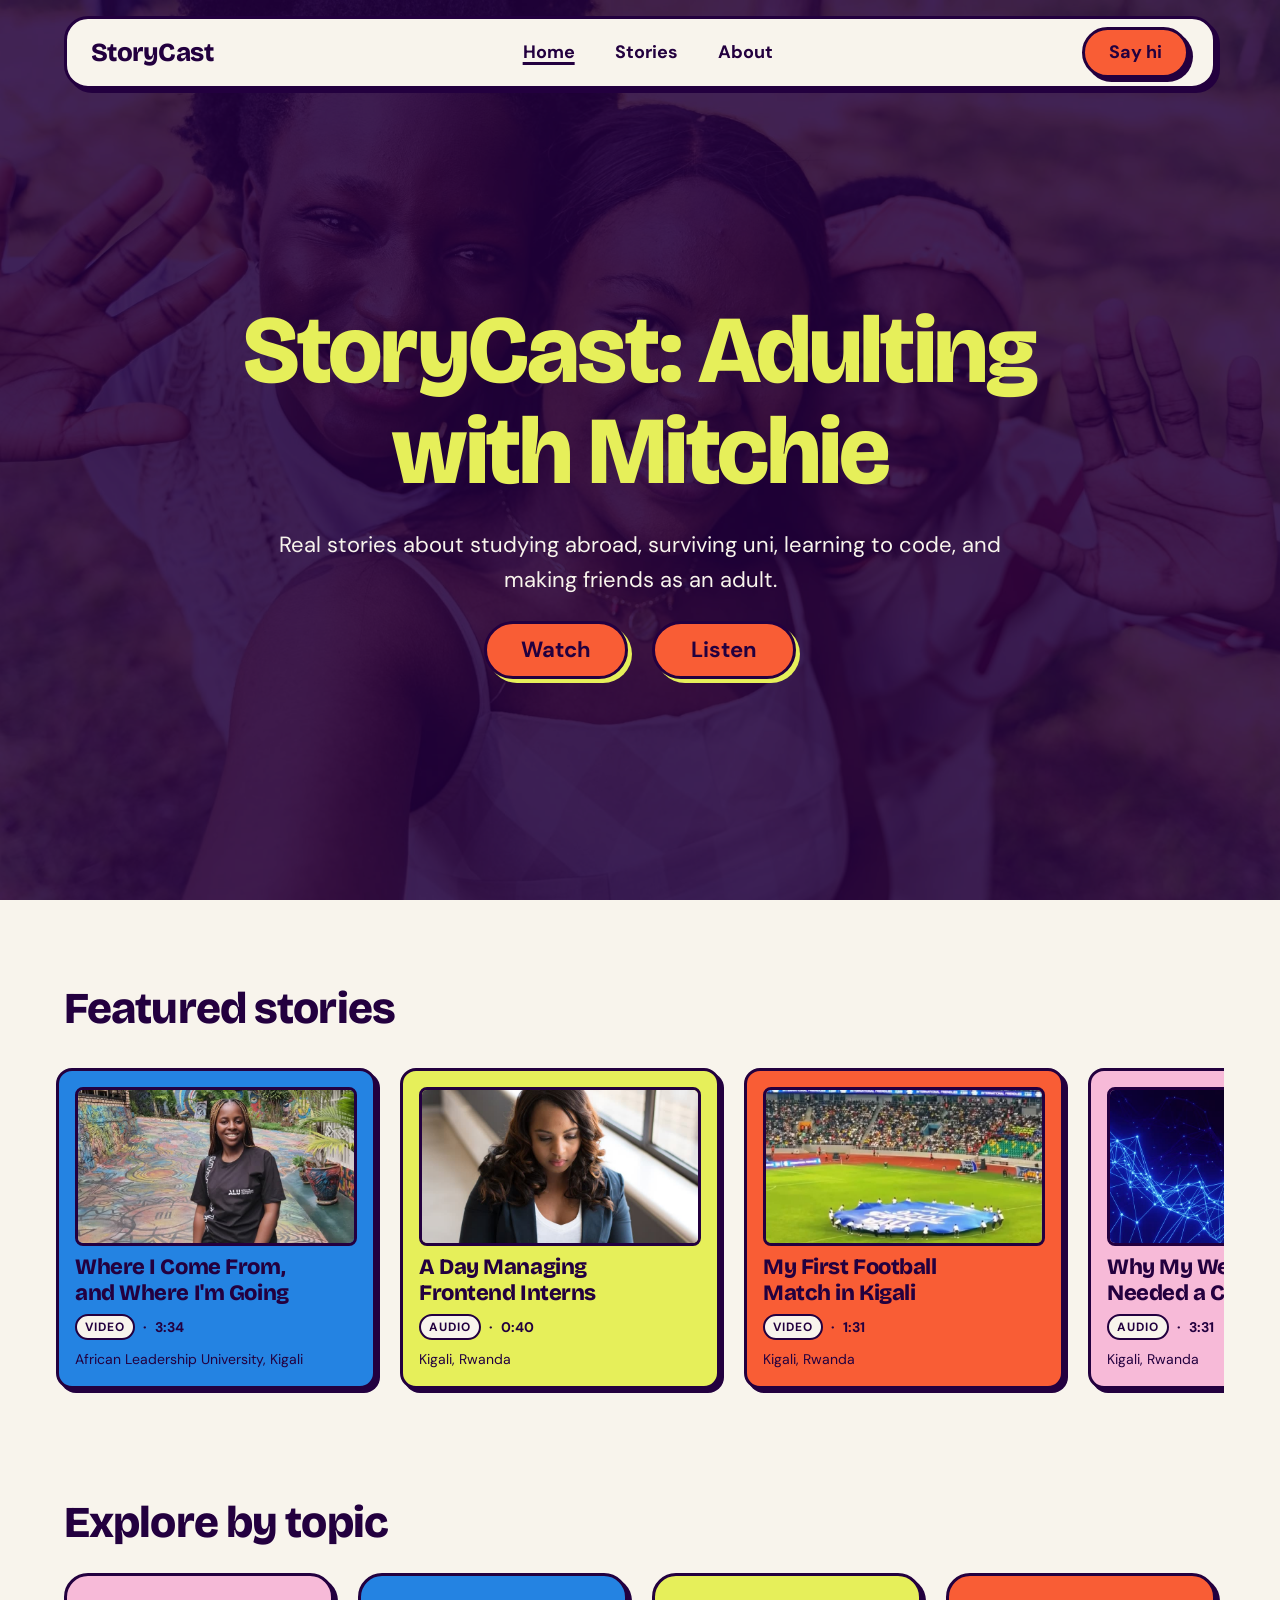
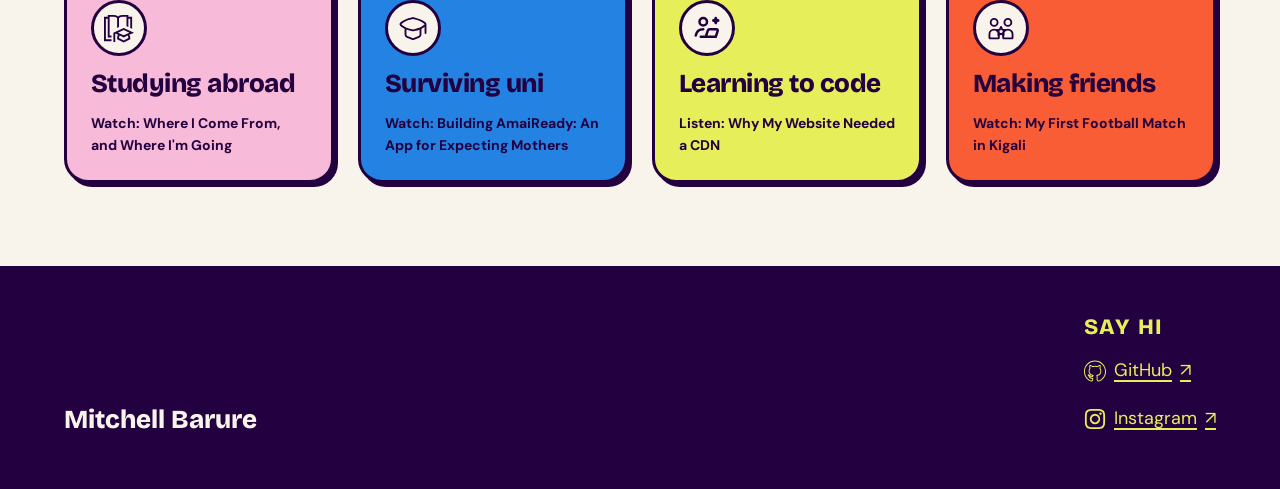
<file: index.html>
<!DOCTYPE html>
<html lang="en">
<head>
    <meta charset="UTF-8">
    <meta name="viewport" content="width=device-width, initial-scale=1.0">
    <meta name="description" content="StoryCast: Adulting with Mitchie. Video and audio stories about studying abroad, surviving uni, learning to code and making friends as an adult.">
    <title>Home | StoryCast</title>
    <!-- Fonts: Bricolage Grotesque ExtraBold (headings), DM Sans (body) -->
    <link rel="preconnect" href="https://fonts.googleapis.com">
    <link rel="preconnect" href="https://fonts.gstatic.com" crossorigin>
    <link rel="stylesheet" href="https://fonts.googleapis.com/css2?family=Bricolage+Grotesque:opsz,wght@12..96,800&family=DM+Sans:ital,wght@0,400;0,700;1,400&display=swap">
    <link rel="stylesheet" href="css/main.css">
    <script src="js/main.js" defer></script>
</head>
<!-- "page--home" lets the header float over the full-width hero -->
<body class="page page--home">

    <!-- First focusable element: lets keyboard users jump past the nav -->
    <a class="skip-link" href="#main">Skip to main content</a>

    <header class="site-header">
        <a class="site-header__logo" href="index.html">StoryCast</a>

        <nav class="site-nav" aria-label="Main">
            <ul class="site-nav__list">
                <li><a class="site-nav__link" href="index.html" aria-current="page">Home</a></li>
                <li><a class="site-nav__link" href="story/story.html">Stories</a></li>
                <li><a class="site-nav__link" href="about.html">About</a></li>
            </ul>
        </nav>

        <a class="btn site-header__say-hi" href="#say-hi">Say hi</a>
    </header>

    <main id="main" tabindex="-1">

        <section class="hero" aria-labelledby="hero-title">
            <img src="assets/images/hero.jpg" class="hero__image" alt="">
            <div class="hero__content">
                <h1 id="hero-title" class="hero__title">StoryCast: Adulting with Mitchie</h1>
                <p class="hero__subtitle">Real stories about studying abroad, surviving uni, learning to code, and making friends as an adult.</p>
                <!-- Two ways in: a video story and an audio story. The hidden text completes each link's name. -->
                <div class="hero__actions">
                    <a class="btn btn--primary btn--on-dark" href="story/story.html?story=1">Watch<span class="visually-hidden"> a video story</span></a>
                    <a class="btn btn--primary btn--on-dark" href="story/story.html?story=4">Listen<span class="visually-hidden"> to an audio story</span></a>
                </div>
            </div>
        </section>

        <section id="featured" class="featured" aria-labelledby="featured-title" aria-roledescription="carousel">
            <h2 id="featured-title">Featured stories</h2>

            <!-- Carousel: no autoplay, no buttons. Swipe, scroll sideways, or Tab through the cards.
                 Video and audio alternate so both formats are visible straight away. -->
            <div class="carousel">
                <ul id="featured-track" class="carousel__track">
                    <li class="carousel__item">
                        <article class="story-card">
                            <img class="story-card__image" src="assets/images/story-1-thumb.jpg" alt="">
                            <h3 class="story-card__title"><a class="story-card__link" href="story/story.html?story=1">Where I Come From, and Where I'm Going</a></h3>
                            <p class="story-card__meta">
                                <span class="format-label">Video</span>
                                <span aria-hidden="true">&middot;</span>
                                <span class="visually-hidden">Duration: </span><time datetime="PT3M34S">3:34</time>
                            </p>
                            <p class="story-card__location">
                                <span class="visually-hidden">Location: </span>African Leadership University, Kigali
                            </p>
                        </article>
                    </li>
                    <li class="carousel__item">
                        <article class="story-card">
                            <img class="story-card__image" src="assets/images/story-4-thumb.jpg" alt="">
                            <h3 class="story-card__title"><a class="story-card__link" href="story/story.html?story=4">A Day Managing Frontend Interns</a></h3>
                            <p class="story-card__meta">
                                <span class="format-label">Audio</span>
                                <span aria-hidden="true">&middot;</span>
                                <span class="visually-hidden">Duration: </span><time datetime="PT40S">0:40</time>
                            </p>
                            <p class="story-card__location">
                                <span class="visually-hidden">Location: </span>Kigali, Rwanda
                            </p>
                        </article>
                    </li>
                    <li class="carousel__item">
                        <article class="story-card">
                            <img class="story-card__image" src="assets/images/story-2-thumb.jpg" alt="">
                            <h3 class="story-card__title"><a class="story-card__link" href="story/story.html?story=2">My First Football Match in Kigali</a></h3>
                            <p class="story-card__meta">
                                <span class="format-label">Video</span>
                                <span aria-hidden="true">&middot;</span>
                                <span class="visually-hidden">Duration: </span><time datetime="PT1M31S">1:31</time>
                            </p>
                            <p class="story-card__location">
                                <span class="visually-hidden">Location: </span>Kigali, Rwanda
                            </p>
                        </article>
                    </li>
                    <li class="carousel__item">
                        <article class="story-card">
                            <img class="story-card__image" src="assets/images/story-5-thumb.jpg" alt="">
                            <h3 class="story-card__title"><a class="story-card__link" href="story/story.html?story=5">Why My Website Needed a CDN</a></h3>
                            <p class="story-card__meta">
                                <span class="format-label">Audio</span>
                                <span aria-hidden="true">&middot;</span>
                                <span class="visually-hidden">Duration: </span><time datetime="PT3M31S">3:31</time>
                            </p>
                            <p class="story-card__location">
                                <span class="visually-hidden">Location: </span>Kigali, Rwanda
                            </p>
                        </article>
                    </li>
                    <li class="carousel__item">
                        <article class="story-card">
                            <img class="story-card__image" src="assets/images/story-3-thumb.jpg" alt="">
                            <h3 class="story-card__title"><a class="story-card__link" href="story/story.html?story=3">Building AmaiReady: An App for Expecting Mothers</a></h3>
                            <p class="story-card__meta">
                                <span class="format-label">Video</span>
                                <span aria-hidden="true">&middot;</span>
                                <span class="visually-hidden">Duration: </span><time datetime="PT2M">2:00</time>
                            </p>
                            <p class="story-card__location">
                                <span class="visually-hidden">Location: </span>African Leadership University, Kigali
                            </p>
                        </article>
                    </li>
                </ul>
            </div>
        </section>

        <section class="topics" aria-labelledby="topics-title">
            <h2 id="topics-title">Explore by topic</h2>
            <!-- Each topic links to the story that fits it best -->
            <ul class="topic-list">
                <li class="topic-list__item">
                    <article class="topic-card">
                        <span class="icon-badge topic-card__icon icon-badge--abroad" aria-hidden="true"></span>
                        <h3 class="topic-card__title"><a class="topic-card__link" href="story/story.html?story=1">Studying abroad</a></h3>
                        <p class="topic-card__story">Watch: Where I Come From, and Where I'm Going</p>
                    </article>
                </li>
                <li class="topic-list__item">
                    <article class="topic-card">
                        <span class="icon-badge topic-card__icon icon-badge--uni" aria-hidden="true"></span>
                        <h3 class="topic-card__title"><a class="topic-card__link" href="story/story.html?story=3">Surviving uni</a></h3>
                        <p class="topic-card__story">Watch: Building AmaiReady: An App for Expecting Mothers</p>
                    </article>
                </li>
                <li class="topic-list__item">
                    <article class="topic-card">
                        <span class="icon-badge topic-card__icon icon-badge--code" aria-hidden="true"></span>
                        <h3 class="topic-card__title"><a class="topic-card__link" href="story/story.html?story=5">Learning to code</a></h3>
                        <p class="topic-card__story">Listen: Why My Website Needed a CDN</p>
                    </article>
                </li>
                <li class="topic-list__item">
                    <article class="topic-card">
                        <span class="icon-badge topic-card__icon icon-badge--friends" aria-hidden="true"></span>
                        <h3 class="topic-card__title"><a class="topic-card__link" href="story/story.html?story=2">Making friends</a></h3>
                        <p class="topic-card__story">Watch: My First Football Match in Kigali</p>
                    </article>
                </li>
            </ul>
        </section>

    </main>

    <footer class="site-footer">
        <p class="site-footer__name">Mitchell Barure</p>
        <div class="socials" id="say-hi">
            <h2 class="socials__title">Say hi</h2>
            <ul class="socials__list">
                <li>
                    <a class="socials__link" href="https://github.com/MitchellBarure" target="_blank" rel="noopener noreferrer">
                        <span class="social-icon social-icon--github" aria-hidden="true"></span>
                        GitHub
                        <span aria-hidden="true">&nearr;</span>
                        <span class="visually-hidden">(opens in a new tab)</span>
                    </a>
                </li>
                <li>
                    <a class="socials__link" href="https://www.instagram.com/" target="_blank" rel="noopener noreferrer">
                        <span class="social-icon social-icon--instagram" aria-hidden="true"></span>
                        Instagram
                        <span aria-hidden="true">&nearr;</span>
                        <span class="visually-hidden">(opens in a new tab)</span>
                    </a>
                </li>
            </ul>
        </div>
    </footer>

</body>
</html>
</file>
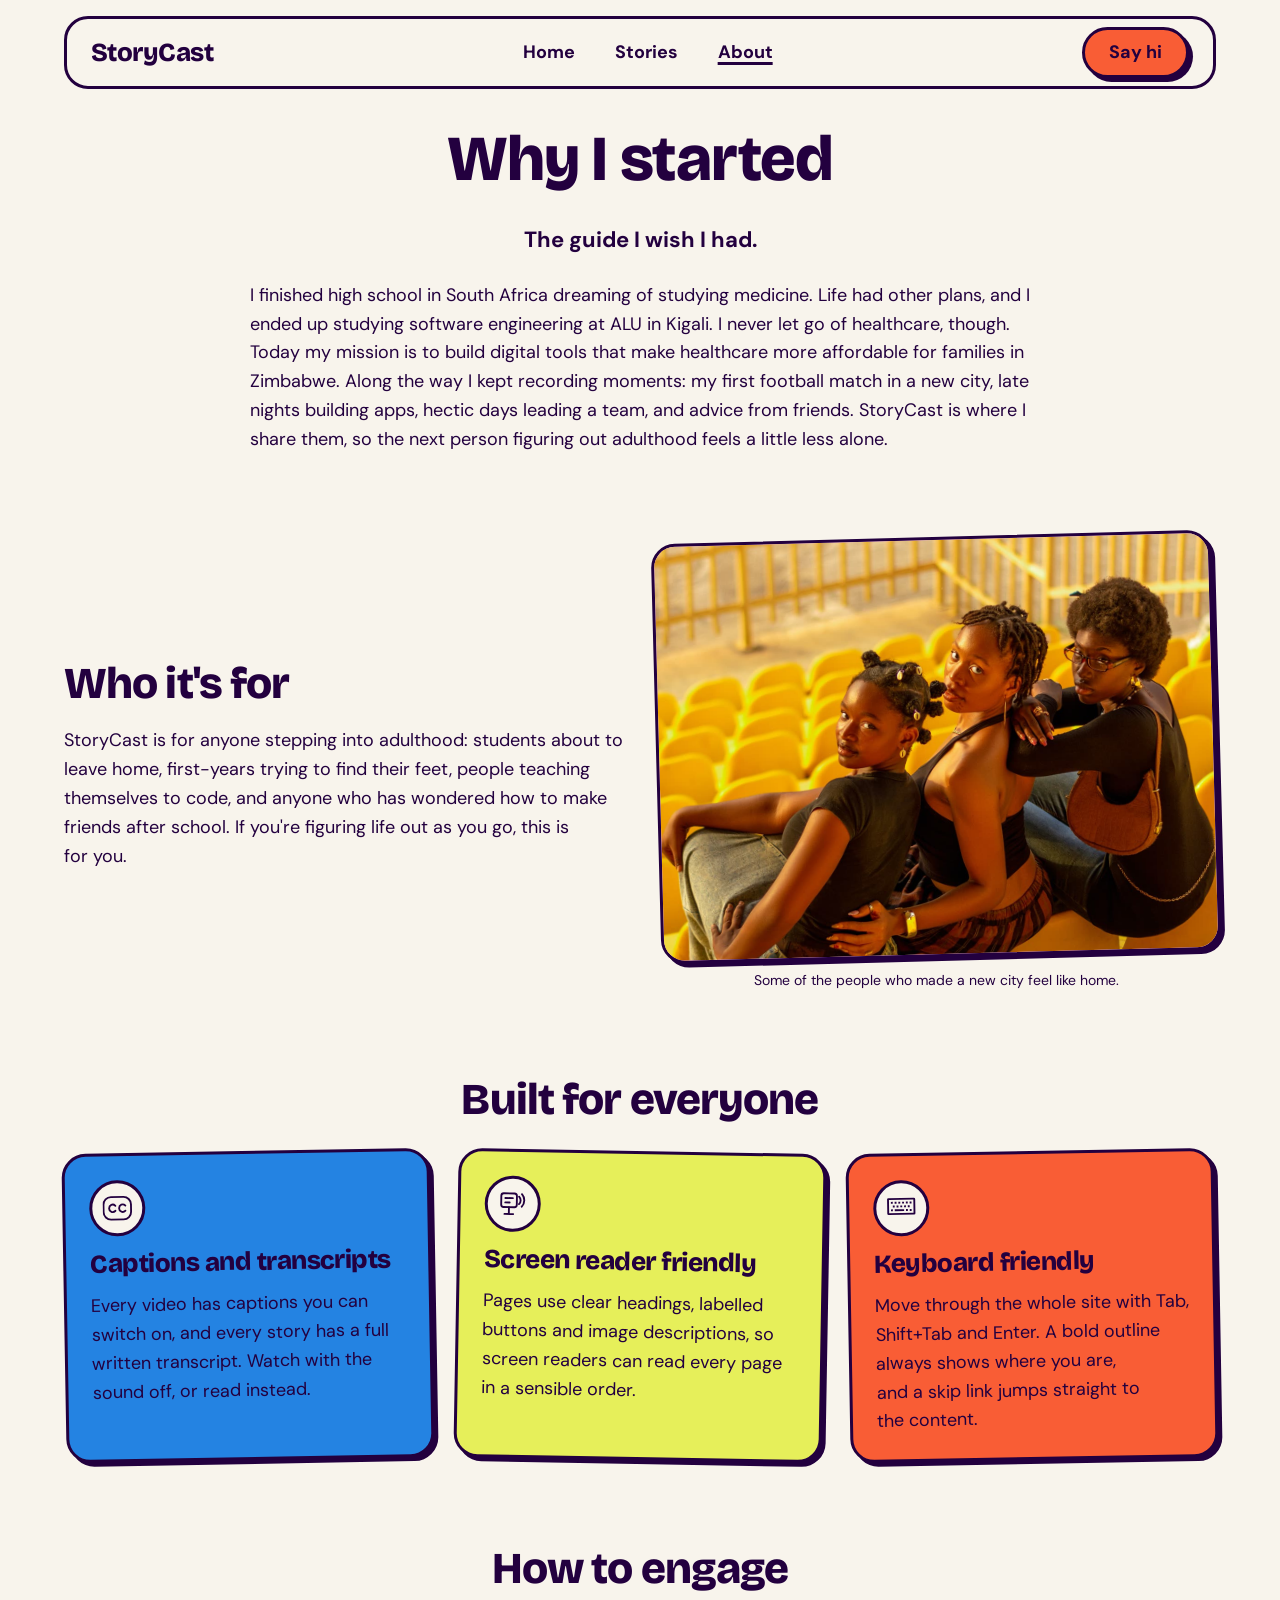
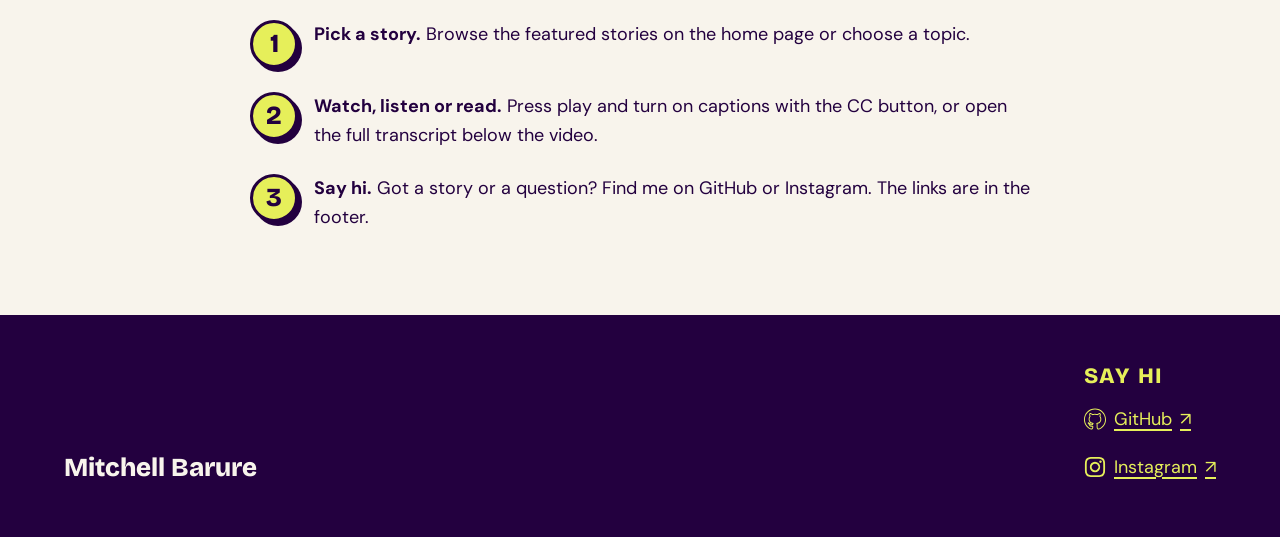
<file: about.html>
<!DOCTYPE html>
<html lang="en">
<head>
    <meta charset="UTF-8">
    <meta name="viewport" content="width=device-width, initial-scale=1.0">
    <meta name="description" content="Why StoryCast exists, who it's for, and how it's built so everyone can watch, read and listen.">
    <title>About | StoryCast</title>
    <!-- Fonts: Bricolage Grotesque ExtraBold (headings), DM Sans (body) -->
    <link rel="preconnect" href="https://fonts.googleapis.com">
    <link rel="preconnect" href="https://fonts.gstatic.com" crossorigin>
    <link rel="stylesheet" href="https://fonts.googleapis.com/css2?family=Bricolage+Grotesque:opsz,wght@12..96,800&family=DM+Sans:ital,wght@0,400;0,700;1,400&display=swap">
    <link rel="stylesheet" href="css/main.css">
    <script src="js/main.js" defer></script>
</head>
<body>

    <!-- First focusable element: lets keyboard users jump past the nav -->
    <a class="skip-link" href="#main">Skip to main content</a>

    <header class="site-header">
        <a class="site-header__logo" href="index.html">StoryCast</a>

        <nav class="site-nav" aria-label="Main">
            <ul class="site-nav__list">
                <li><a class="site-nav__link" href="index.html">Home</a></li>
                <li><a class="site-nav__link" href="story/story.html">Stories</a></li>
                <li><a class="site-nav__link" href="about.html" aria-current="page">About</a></li>
            </ul>
        </nav>

        <a class="btn site-header__say-hi" href="#say-hi">Say hi</a>
    </header>

    <main id="main" tabindex="-1">

        <section class="about-intro" aria-labelledby="about-title">
            <h1 id="about-title" class="about-intro__title">Why I started</h1>
            <p class="about-intro__tagline">The guide I wish I had.</p>
            <p>I finished high school in South Africa dreaming of studying medicine. Life had other plans, and I ended up studying software engineering at ALU in Kigali. I never let go of healthcare, though. Today my mission is to build digital tools that make healthcare more affordable for families in Zimbabwe. Along the way I kept recording moments: my first football match in a new city, late nights building apps, hectic days leading a team, and advice from friends. StoryCast is where I share them, so the next person figuring out adulthood feels a little less alone.</p>
        </section>

        <section class="audience" aria-labelledby="audience-title">
            <div class="audience__text">
                <h2 id="audience-title">Who it's for</h2>
                <p>StoryCast is for anyone stepping into adulthood: students about to leave home, first-years trying to find their feet, people teaching themselves to code, and anyone who has wondered how to make friends after school. If you're figuring life out as you go, this is for you.</p>
            </div>
            <figure class="audience__photo">
                <img class="audience__image" src="assets/images/group-photo.jpg" alt="Three friends sitting close together on bright yellow stadium seats, looking back over their shoulders at the camera">
                <figcaption class="audience__caption">Some of the people who made a new city feel like home.</figcaption>
            </figure>
        </section>

        <section class="accessibility" aria-labelledby="access-title">
            <h2 id="access-title" class="accessibility__title">Built for everyone</h2>
            <ul class="feature-list">
                <li class="feature-card">
                    <span class="icon-badge feature-card__icon icon-badge--captions" aria-hidden="true"></span>
                    <h3>Captions and transcripts</h3>
                    <p>Every video has captions you can switch on, and every story has a full written transcript. Watch with the sound off, or read instead.</p>
                </li>
                <li class="feature-card">
                    <span class="icon-badge feature-card__icon icon-badge--screen-reader" aria-hidden="true"></span>
                    <h3>Screen reader friendly</h3>
                    <p>Pages use clear headings, labelled buttons and image descriptions, so screen readers can read every page in a sensible order.</p>
                </li>
                <li class="feature-card">
                    <span class="icon-badge feature-card__icon icon-badge--keyboard" aria-hidden="true"></span>
                    <h3>Keyboard friendly</h3>
                    <p>Move through the whole site with Tab, Shift+Tab and Enter. A bold outline always shows where you are, and a skip link jumps straight to the content.</p>
                </li>
            </ul>
        </section>

        <section class="engage" aria-labelledby="engage-title">
            <h2 id="engage-title" class="engage__title">How to engage</h2>
            <ol class="steps">
                <li class="steps__item"><strong>Pick a story.</strong> Browse the featured stories on the home page or choose a topic.</li>
                <li class="steps__item"><strong>Watch, listen or read.</strong> Press play and turn on captions with the CC button, or open the full transcript below the video.</li>
                <li class="steps__item"><strong>Say hi.</strong> Got a story or a question? Find me on GitHub or Instagram. The links are in the footer.</li>
            </ol>
        </section>

    </main>

    <footer class="site-footer">
        <p class="site-footer__name">Mitchell Barure</p>
        <div class="socials" id="say-hi">
            <h2 class="socials__title">Say hi</h2>
            <ul class="socials__list">
                <li>
                    <a class="socials__link" href="https://github.com/MitchellBarure" target="_blank" rel="noopener noreferrer">
                        <span class="social-icon social-icon--github" aria-hidden="true"></span>
                        GitHub
                        <span aria-hidden="true">&nearr;</span>
                        <span class="visually-hidden">(opens in a new tab)</span>
                    </a>
                </li>
                <li>
                    <a class="socials__link" href="https://www.instagram.com/" target="_blank" rel="noopener noreferrer">
                        <span class="social-icon social-icon--instagram" aria-hidden="true"></span>
                        Instagram
                        <span aria-hidden="true">&nearr;</span>
                        <span class="visually-hidden">(opens in a new tab)</span>
                    </a>
                </li>
            </ul>
        </div>
    </footer>

</body>
</html>
</file>
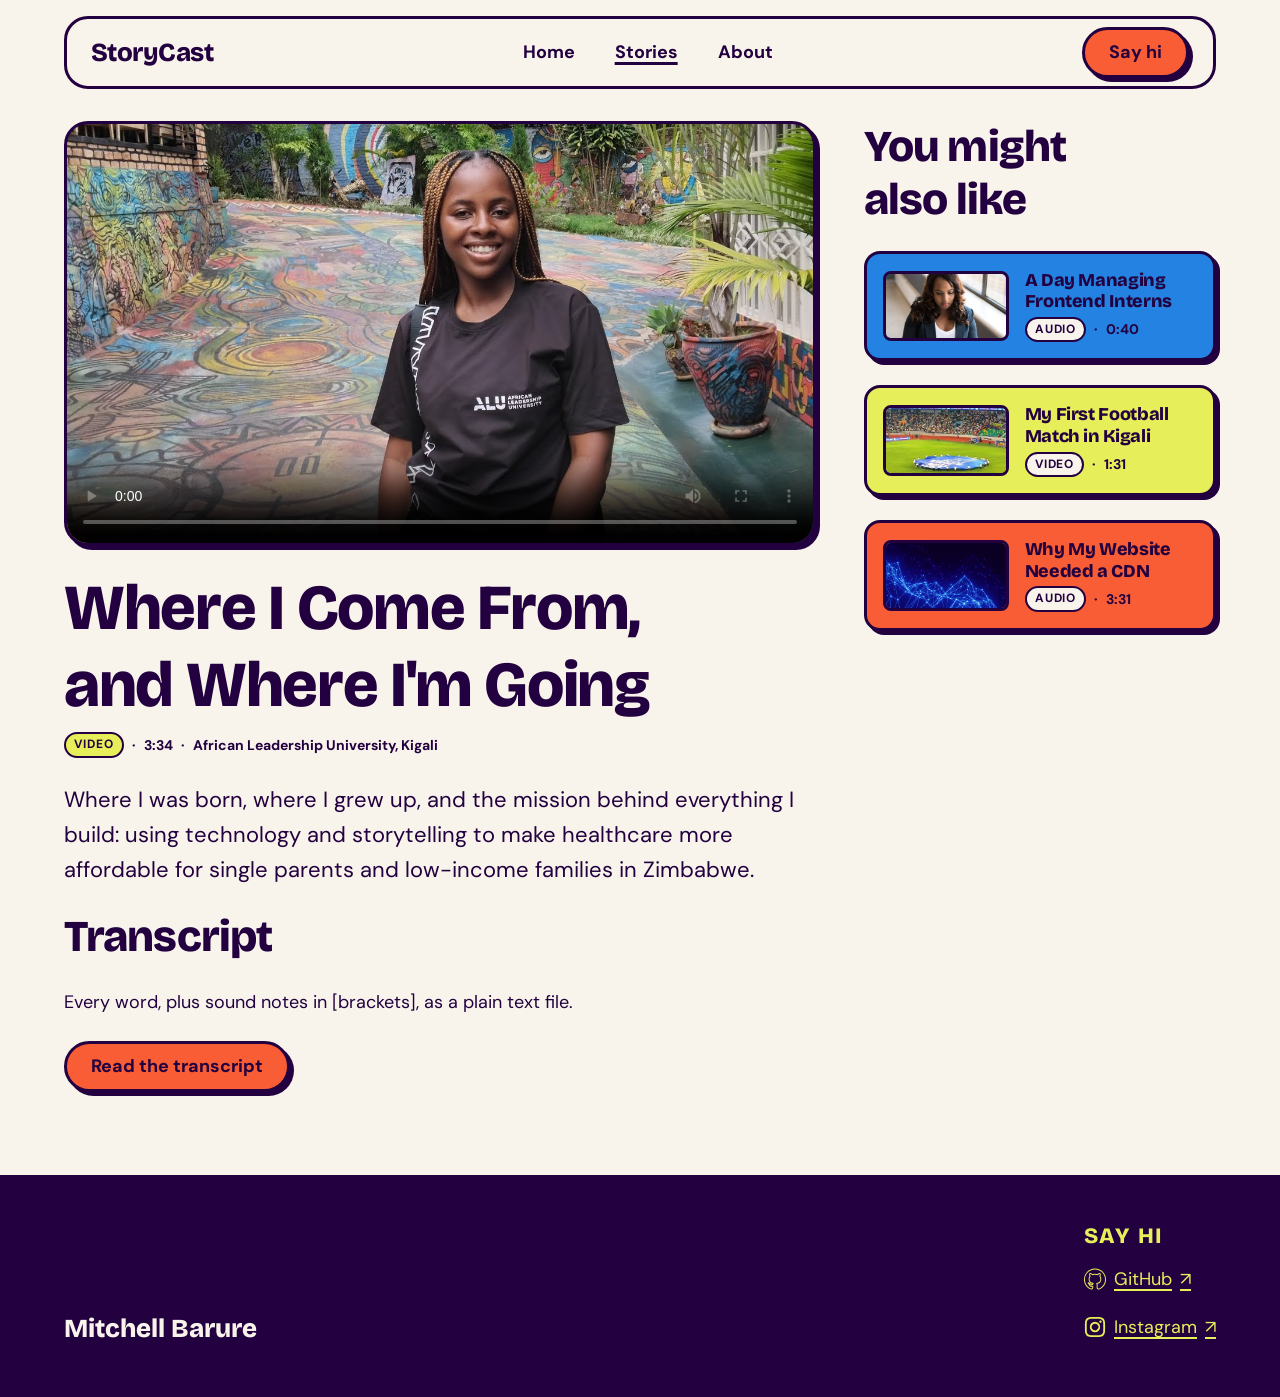
<file: story.html>
<!DOCTYPE html>
<html lang="en">
<head>
    <meta charset="UTF-8">
    <meta name="viewport" content="width=device-width, initial-scale=1.0">
    <meta name="description" content="Mitchie talks about growing up, moving countries, and his mission to make healthcare more affordable in Zimbabwe. Watch with captions or read the transcript.">
    <title>Where I Come From, and Where I'm Going | StoryCast</title>
    <!-- Fonts: Bricolage Grotesque ExtraBold (headings), DM Sans (body) -->
    <link rel="preconnect" href="https://fonts.googleapis.com">
    <link rel="preconnect" href="https://fonts.gstatic.com" crossorigin>
    <link rel="stylesheet" href="https://fonts.googleapis.com/css2?family=Bricolage+Grotesque:opsz,wght@12..96,800&family=DM+Sans:ital,wght@0,400;0,700;1,400&display=swap">
    <link rel="stylesheet" href="css/main.css">
    <script src="js/main.js" defer></script>
</head>
<body>

    <!-- First focusable element: lets keyboard users jump past the nav -->
    <a class="skip-link" href="#main">Skip to main content</a>

    <header class="site-header">
        <a class="site-header__logo" href="index.html">StoryCast</a>

        <nav class="site-nav" aria-label="Main">
            <ul class="site-nav__list">
                <li><a class="site-nav__link" href="index.html">Home</a></li>
                <li><a class="site-nav__link" href="story.html" aria-current="page">Stories</a></li>
                <li><a class="site-nav__link" href="about.html">About</a></li>
            </ul>
        </nav>

        <a class="btn site-header__say-hi" href="#say-hi">Say hi</a>
    </header>

    <main id="main" class="story-layout" tabindex="-1">

        <article class="story" aria-labelledby="story-title">

            <!-- main.js shows one of these two figures based on ?story=N. Without JS, story #1's video shows. -->
            <figure class="story__video" data-media="video">
                <!-- No autoplay. preload="metadata" loads the length and first frame only. -->
                <video class="story__player" controls preload="metadata" poster="assets/images/story-1-poster.jpg" aria-describedby="story-description">
                    <source src="assets/video/story-1.mp4" type="video/mp4">
                    <track kind="captions" src="assets/captions/story-1-en.vtt" srclang="en" label="English" default>
                    <!-- Fallback for browsers that can't play the video -->
                    <p>
                        Your browser can't play this video.
                        <a href="assets/video/story-1.mp4" data-media-download>Download the video</a>
                        or read the <a href="#transcript">transcript</a>.
                    </p>
                </video>
            </figure>

            <!-- Audio stories: cover image plus player. Audio has no captions, so the transcript below carries the content. -->
            <figure class="story__audio" data-media="audio" hidden>
                <img class="story__cover" src="assets/images/story-4-poster.jpg" alt="" loading="lazy">
                <audio class="story__player" controls preload="none" aria-describedby="story-description">
                    <source src="assets/audio/story-4.m4a" type="audio/mp4">
                    <!-- Fallback for browsers that can't play the audio -->
                    <p>
                        Your browser can't play this audio.
                        <a href="assets/audio/story-4.m4a" data-media-download>Download the audio</a>
                        or read the <a href="#transcript">transcript</a>.
                    </p>
                </audio>
            </figure>

            <header class="story__header">
                <h1 id="story-title">Where I Come From, and Where I'm Going</h1>
                <p class="story__meta">
                    <span class="format-label format-label--highlight" data-story-format>Video</span>
                    <span aria-hidden="true">&middot;</span>
                    <span class="visually-hidden">Duration: </span><time datetime="PT3M34S" data-story-duration>3:34</time>
                    <span aria-hidden="true">&middot;</span>
                    <span class="visually-hidden">Location: </span><span data-story-location>African Leadership University, Kigali</span>
                </p>
            </header>

            <p id="story-description" class="story__description">Where I was born, where I grew up, and the mission behind everything I build: using technology and storytelling to make healthcare more affordable for single parents and low-income families in Zimbabwe.</p>

            <section id="transcript" class="transcript" aria-labelledby="transcript-title">
                <h2 id="transcript-title">Transcript</h2>
                <p>Every word, plus sound notes in [brackets], as a plain text file.</p>
                <!-- main.js points this link at the current story's transcript -->
                <p>
                    <a class="btn" href="assets/transcripts/story-1.txt" data-transcript>Read the transcript</a>
                </p>
            </section>

        </article>

        <aside class="related" aria-labelledby="related-title">
            <h2 id="related-title">You might also like</h2>
            <ul class="related__list">
                <li class="related__item">
                    <article class="story-card">
                        <img class="story-card__image" src="assets/images/story-4-thumb.jpg" alt="">
                        <h3 class="story-card__title"><a class="story-card__link" href="story.html?story=4">A Day Managing Frontend Interns</a></h3>
                        <p class="story-card__meta">
                            <span class="format-label">Audio</span>
                            <span aria-hidden="true">&middot;</span>
                            <span class="visually-hidden">Duration: </span><time datetime="PT40S">0:40</time>
                        </p>
                    </article>
                </li>
                <li class="related__item">
                    <article class="story-card">
                        <img class="story-card__image" src="assets/images/story-2-thumb.jpg" alt="">
                        <h3 class="story-card__title"><a class="story-card__link" href="story.html?story=2">My First Football Match in Kigali</a></h3>
                        <p class="story-card__meta">
                            <span class="format-label">Video</span>
                            <span aria-hidden="true">&middot;</span>
                            <span class="visually-hidden">Duration: </span><time datetime="PT1M31S">1:31</time>
                        </p>
                    </article>
                </li>
                <li class="related__item">
                    <article class="story-card">
                        <img class="story-card__image" src="assets/images/story-5-thumb.jpg" alt="">
                        <h3 class="story-card__title"><a class="story-card__link" href="story.html?story=5">Why My Website Needed a CDN</a></h3>
                        <p class="story-card__meta">
                            <span class="format-label">Audio</span>
                            <span aria-hidden="true">&middot;</span>
                            <span class="visually-hidden">Duration: </span><time datetime="PT3M31S">3:31</time>
                        </p>
                    </article>
                </li>
            </ul>
        </aside>

    </main>

    <footer class="site-footer">
        <p class="site-footer__name">Mitchell Barure</p>
        <div class="socials" id="say-hi">
            <h2 class="socials__title">Say hi</h2>
            <ul class="socials__list">
                <li>
                    <a class="socials__link" href="https://github.com/MitchellBarure" target="_blank" rel="noopener noreferrer">
                        <span class="social-icon social-icon--github" aria-hidden="true"></span>
                        GitHub
                        <span aria-hidden="true">&nearr;</span>
                        <span class="visually-hidden">(opens in a new tab)</span>
                    </a>
                </li>
                <li>
                    <a class="socials__link" href="https://www.instagram.com/" target="_blank" rel="noopener noreferrer">
                        <span class="social-icon social-icon--instagram" aria-hidden="true"></span>
                        Instagram
                        <span aria-hidden="true">&nearr;</span>
                        <span class="visually-hidden">(opens in a new tab)</span>
                    </a>
                </li>
            </ul>
        </div>
    </footer>

</body>
</html>
</file>
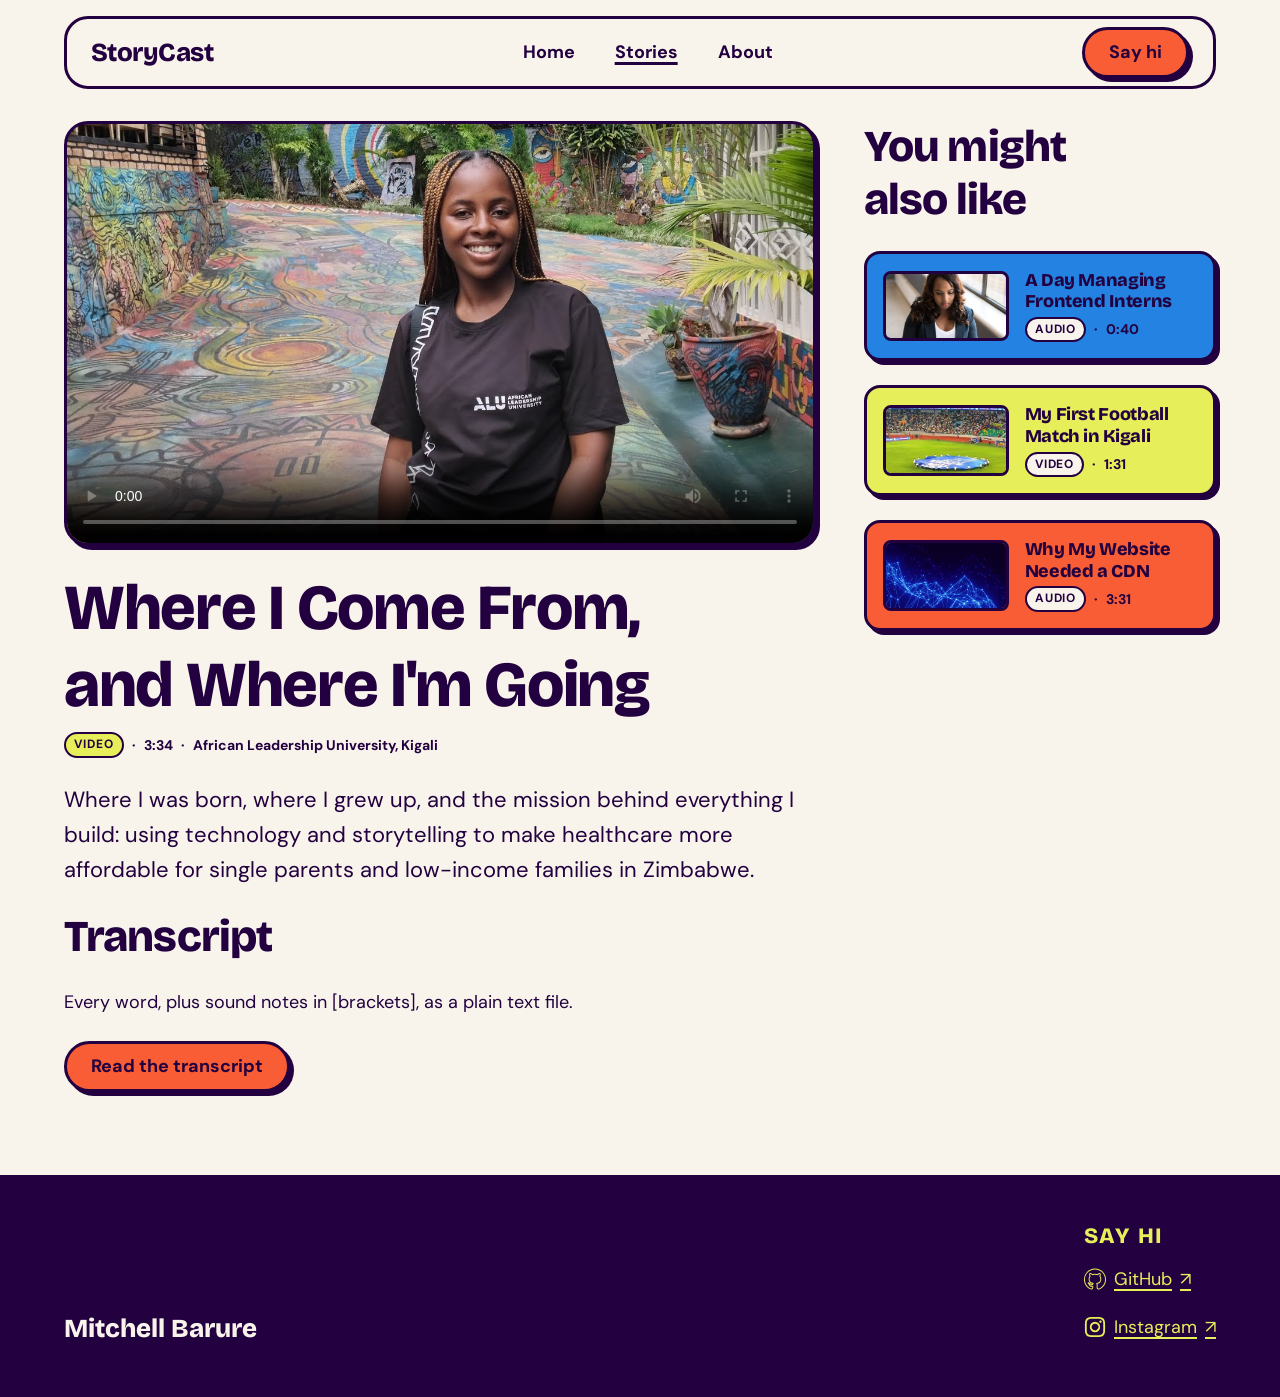
<file: story/story.html>
<!DOCTYPE html>
<html lang="en">
<head>
    <meta charset="UTF-8">
    <meta name="viewport" content="width=device-width, initial-scale=1.0">
    <meta name="description" content="Mitchie talks about growing up, moving countries, and her mission to make healthcare more affordable in Zimbabwe. Watch with captions or read the transcript.">
    <title>Where I Come From, and Where I'm Going | StoryCast</title>
    <!-- Fonts: Bricolage Grotesque ExtraBold (headings), DM Sans (body) -->
    <link rel="preconnect" href="https://fonts.googleapis.com">
    <link rel="preconnect" href="https://fonts.gstatic.com" crossorigin>
    <link rel="stylesheet" href="https://fonts.googleapis.com/css2?family=Bricolage+Grotesque:opsz,wght@12..96,800&family=DM+Sans:ital,wght@0,400;0,700;1,400&display=swap">
    <link rel="stylesheet" href="../css/main.css">
    <script src="../js/main.js" defer></script>
</head>
<body>

    <!-- First focusable element: lets keyboard users jump past the nav -->
    <a class="skip-link" href="#main">Skip to main content</a>

    <header class="site-header">
        <a class="site-header__logo" href="../index.html">StoryCast</a>

        <nav class="site-nav" aria-label="Main">
            <ul class="site-nav__list">
                <li><a class="site-nav__link" href="../index.html">Home</a></li>
                <li><a class="site-nav__link" href="story.html" aria-current="page">Stories</a></li>
                <li><a class="site-nav__link" href="../about.html">About</a></li>
            </ul>
        </nav>

        <a class="btn site-header__say-hi" href="#say-hi">Say hi</a>
    </header>

    <main id="main" class="story-layout" tabindex="-1">

        <article class="story" aria-labelledby="story-title">

            <!-- main.js shows one of these two figures based on ?story=N. Without JS, story #1's video shows. -->
            <figure class="story__video" data-media="video">
                <!-- No autoplay. preload="metadata" loads the length and first frame only. -->
                <video class="story__player" controls preload="metadata" poster="../assets/images/story-1-poster.jpg" aria-describedby="story-description">
                    <source src="../assets/video/story-1.mp4" type="video/mp4">
                    <track kind="captions" src="../assets/captions/story-1-en.vtt" srclang="en" label="English" default>
                    <!-- Fallback for browsers that can't play the video -->
                    <p>
                        Your browser can't play this video.
                        <a href="../assets/video/story-1.mp4" data-media-download>Download the video</a>
                        or read the <a href="#transcript">transcript</a>.
                    </p>
                </video>
            </figure>

            <!-- Audio stories: cover image plus player. Audio has no captions, so the transcript below carries the content. -->
            <figure class="story__audio" data-media="audio" hidden>
                <img class="story__cover" src="../assets/images/story-4-poster.jpg" alt="" loading="lazy">
                <audio class="story__player" controls preload="none" aria-describedby="story-description">
                    <source src="../assets/audio/story-4.m4a" type="audio/mp4">
                    <!-- Fallback for browsers that can't play the audio -->
                    <p>
                        Your browser can't play this audio.
                        <a href="../assets/audio/story-4.m4a" data-media-download>Download the audio</a>
                        or read the <a href="#transcript">transcript</a>.
                    </p>
                </audio>
            </figure>

            <header class="story__header">
                <h1 id="story-title">Where I Come From, and Where I'm Going</h1>
                <p class="story__meta">
                    <span class="format-label format-label--highlight" data-story-format>Video</span>
                    <span aria-hidden="true">&middot;</span>
                    <span class="visually-hidden">Duration: </span><time datetime="PT3M34S" data-story-duration>3:34</time>
                    <span aria-hidden="true">&middot;</span>
                    <span class="visually-hidden">Location: </span><span data-story-location>African Leadership University, Kigali</span>
                </p>
            </header>

            <p id="story-description" class="story__description">Where I was born, where I grew up, and the mission behind everything I build: using technology and storytelling to make healthcare more affordable for single parents and low-income families in Zimbabwe.</p>

            <section id="transcript" class="transcript" aria-labelledby="transcript-title">
                <h2 id="transcript-title">Transcript</h2>
                <p>Every word, plus sound notes in [brackets], as a plain text file.</p>
                <!-- main.js points this link at the current story's transcript -->
                <p>
                    <a class="btn" href="../assets/transcripts/story-1.txt" data-transcript>Read the transcript</a>
                </p>
            </section>

        </article>

        <aside class="related" aria-labelledby="related-title">
            <h2 id="related-title">You might also like</h2>
            <ul class="related__list">
                <li class="related__item">
                    <article class="story-card">
                        <img class="story-card__image" src="../assets/images/story-4-thumb.jpg" alt="">
                        <h3 class="story-card__title"><a class="story-card__link" href="story.html?story=4">A Day Managing Frontend Interns</a></h3>
                        <p class="story-card__meta">
                            <span class="format-label">Audio</span>
                            <span aria-hidden="true">&middot;</span>
                            <span class="visually-hidden">Duration: </span><time datetime="PT40S">0:40</time>
                        </p>
                    </article>
                </li>
                <li class="related__item">
                    <article class="story-card">
                        <img class="story-card__image" src="../assets/images/story-2-thumb.jpg" alt="">
                        <h3 class="story-card__title"><a class="story-card__link" href="story.html?story=2">My First Football Match in Kigali</a></h3>
                        <p class="story-card__meta">
                            <span class="format-label">Video</span>
                            <span aria-hidden="true">&middot;</span>
                            <span class="visually-hidden">Duration: </span><time datetime="PT1M31S">1:31</time>
                        </p>
                    </article>
                </li>
                <li class="related__item">
                    <article class="story-card">
                        <img class="story-card__image" src="../assets/images/story-5-thumb.jpg" alt="">
                        <h3 class="story-card__title"><a class="story-card__link" href="story.html?story=5">Why My Website Needed a CDN</a></h3>
                        <p class="story-card__meta">
                            <span class="format-label">Audio</span>
                            <span aria-hidden="true">&middot;</span>
                            <span class="visually-hidden">Duration: </span><time datetime="PT3M31S">3:31</time>
                        </p>
                    </article>
                </li>
            </ul>
        </aside>

    </main>

    <footer class="site-footer">
        <p class="site-footer__name">Mitchell Barure</p>
        <div class="socials" id="say-hi">
            <h2 class="socials__title">Say hi</h2>
            <ul class="socials__list">
                <li>
                    <a class="socials__link" href="https://github.com/MitchellBarure" target="_blank" rel="noopener noreferrer">
                        <span class="social-icon social-icon--github" aria-hidden="true"></span>
                        GitHub
                        <span aria-hidden="true">&nearr;</span>
                        <span class="visually-hidden">(opens in a new tab)</span>
                    </a>
                </li>
                <li>
                    <a class="socials__link" href="https://www.instagram.com/" target="_blank" rel="noopener noreferrer">
                        <span class="social-icon social-icon--instagram" aria-hidden="true"></span>
                        Instagram
                        <span aria-hidden="true">&nearr;</span>
                        <span class="visually-hidden">(opens in a new tab)</span>
                    </a>
                </li>
            </ul>
        </div>
    </footer>

</body>
</html>
</file>
<file: css/main.css>
@charset "UTF-8";
@layer reset, base, layout, components, utilities;
@layer reset {
  *,
  *::before,
  *::after {
    box-sizing: border-box;
  }
  body,
  h1, h2, h3, h4,
  p,
  figure,
  ul, ol {
    margin: 0;
  }
  ul[class] {
    list-style: "​";
    padding: 0;
  }
  [hidden] {
    display: none !important;
  }
  img,
  video,
  svg {
    display: block;
    max-width: 100%;
    height: auto;
  }
  audio {
    display: block;
    width: 100%;
  }
  button,
  input,
  select,
  textarea {
    font: inherit;
    color: inherit;
  }
  button {
    cursor: pointer;
  }
}
@layer base {
  html {
    color-scheme: light;
    -webkit-text-size-adjust: 100%;
    -moz-text-size-adjust: 100%;
         text-size-adjust: 100%;
  }
  body {
    min-height: 100vh;
    background-color: #F8F4EC;
    color: #23003F;
    font-family: "DM Sans", system-ui, sans-serif;
    font-size: clamp(1rem, 0.95rem + 0.25vw, 1.125rem);
    font-weight: 400;
    line-height: 1.6;
  }
  h1, h2, h3, h4 {
    font-family: "Bricolage Grotesque", system-ui, sans-serif;
    font-weight: 800;
    line-height: 1.2;
    letter-spacing: -0.02em;
    text-wrap: balance;
  }
  h1 {
    font-size: clamp(2.25rem, 1.6rem + 3.25vw, 4rem);
  }
  h2 {
    font-size: clamp(1.75rem, 1.4rem + 1.75vw, 2.75rem);
  }
  h3 {
    font-size: clamp(1.25rem, 1.1rem + 0.75vw, 1.625rem);
  }
  p {
    text-wrap: pretty;
  }
  strong {
    font-weight: 700;
  }
  a {
    color: inherit;
    text-decoration: underline;
    text-decoration-thickness: 2px;
    text-underline-offset: 0.2em;
  }
  a:hover {
    text-decoration-thickness: 3px;
  }
  ::-moz-selection {
    background-color: #E6EF5A;
    color: #23003F;
  }
  ::selection {
    background-color: #E6EF5A;
    color: #23003F;
  }
  :focus-visible {
    outline: 3px solid #23003F;
    outline-offset: 3px;
  }
  .site-footer :focus-visible,
  .hero :focus-visible {
    outline-color: #E6EF5A;
  }
  [tabindex="-1"]:focus {
    outline: none;
  }
  .skip-link {
    position: absolute;
    top: 0.5rem;
    left: clamp(1rem, 0.5rem + 2.5vw, 2rem);
    z-index: 100;
    padding: 0.5rem 1rem;
    background-color: #E6EF5A;
    color: #23003F;
    font-weight: 700;
    border: 3px solid #23003F;
    border-radius: 0.5rem;
    transform: translateY(-200%);
  }
  .skip-link:focus {
    transform: translateY(0);
  }
  @media (prefers-reduced-motion: no-preference) {
    html {
      scroll-behavior: smooth;
    }
    .skip-link {
      transition: transform 0.15s ease-out;
    }
  }
  @media (prefers-reduced-motion: reduce) {
    *,
    *::before,
    *::after {
      animation-duration: 0.01ms !important;
      animation-iteration-count: 1 !important;
      transition-duration: 0.01ms !important;
    }
  }
}
@layer layout {
  .story-layout, main:not(.story-layout) > *, .site-header {
    width: min(100% - 2 * clamp(1rem, 0.5rem + 2.5vw, 2rem), 72rem);
    margin-inline: auto;
  }
  body {
    display: flex;
    flex-direction: column;
  }
  main {
    flex: 1 0 auto;
  }
  .site-header {
    display: grid;
    grid-template-columns: 1fr auto;
    grid-template-areas: "logo share" "nav  nav";
    align-items: center;
    gap: 0.5rem 1rem;
    margin-top: 1rem;
    padding: 0.5rem 1rem;
    background-color: #F8F4EC;
    border: 3px solid #23003F;
    border-radius: 1.5rem;
  }
  @media (min-width: 48em) {
    .site-header {
      grid-template-columns: auto 1fr auto;
      grid-template-areas: "logo nav share";
      padding-inline: 1.5rem;
    }
  }
  .site-header__logo {
    grid-area: logo;
  }
  .site-header__say-hi {
    grid-area: share;
  }
  .site-nav {
    grid-area: nav;
  }
  .site-header__logo {
    display: inline-flex;
    align-items: center;
    min-height: 2.75rem;
    font-family: "Bricolage Grotesque", system-ui, sans-serif;
    font-weight: 800;
    font-size: clamp(1.25rem, 1.1rem + 0.75vw, 1.625rem);
    letter-spacing: -0.02em;
    text-decoration: none;
  }
  .site-nav__list {
    display: flex;
    flex-wrap: wrap;
    justify-content: center;
    gap: 0.25rem 1rem;
  }
  .site-nav__link {
    display: inline-flex;
    align-items: center;
    min-height: 2.75rem;
    padding-inline: 0.75rem;
    font-weight: 700;
    text-decoration: none;
  }
  .site-nav__link:hover {
    text-decoration: underline;
    text-decoration-thickness: 2px;
  }
  .site-nav__link[aria-current=page] {
    text-decoration: underline;
    text-decoration-thickness: 3px;
  }
  main {
    display: grid;
    grid-template-columns: minmax(0, 1fr);
    gap: clamp(3rem, 2rem + 4vw, 6rem);
    padding-block: 2rem clamp(3rem, 2rem + 4vw, 6rem);
  }
  main > .hero {
    width: 100%;
    margin-inline: 0;
  }
  .featured,
  .topics,
  .about-intro,
  .accessibility,
  .engage,
  .transcript,
  .related {
    display: flex;
    flex-direction: column;
    gap: 1.5rem;
  }
  .page--home .site-header {
    position: absolute;
    top: 1rem;
    right: 0;
    left: 0;
    z-index: 10;
    margin-top: 0;
    box-shadow: 4px 4px 0 #23003F;
  }
  .page--home main {
    padding-top: 0;
  }
  .page--home .hero {
    min-height: 100vh;
    min-height: 100svh;
    padding-top: 13rem;
  }
  @media (min-width: 24em) {
    .page--home .hero {
      padding-top: 10rem;
    }
  }
  @media (min-width: 48em) {
    .page--home .hero {
      padding-top: 8rem;
    }
  }
  .hero {
    position: relative;
    isolation: isolate;
    display: grid;
    place-items: center;
    min-height: clamp(26rem, 60vh, 40rem);
    padding: 3rem clamp(1rem, 0.5rem + 2.5vw, 2rem);
    overflow: hidden;
    background-color: #23003F;
    color: #F8F4EC;
    text-align: center;
  }
  .hero::after {
    content: "";
    position: absolute;
    inset: 0;
    z-index: -1;
    background-color: rgba(35, 0, 63, 0.85);
  }
  .hero__image {
    position: absolute;
    inset: 0;
    z-index: -2;
    width: 100%;
    height: 100%;
    -o-object-fit: cover;
       object-fit: cover;
  }
  .hero__content {
    display: flex;
    flex-direction: column;
    align-items: center;
    gap: 1.5rem;
    max-width: 50rem;
  }
  .hero__title {
    color: #E6EF5A;
    font-size: clamp(2.75rem, 1.5rem + 6vw, 6rem);
    line-height: 1.05;
  }
  .hero__actions {
    display: flex;
    flex-wrap: wrap;
    justify-content: center;
    gap: 1rem 1.5rem;
  }
  .hero__actions .btn {
    min-width: 9rem;
  }
  .hero__subtitle {
    max-width: 65ch;
    font-size: clamp(1.125rem, 1rem + 0.5vw, 1.375rem);
  }
  .about-intro {
    align-items: center;
    max-width: 65ch;
    margin-inline: auto;
  }
  .about-intro__title,
  .about-intro__tagline {
    text-align: center;
  }
  .about-intro__tagline {
    font-size: clamp(1.125rem, 1rem + 0.5vw, 1.375rem);
    font-weight: 700;
  }
  .audience {
    display: grid;
    gap: 2rem;
    align-items: center;
  }
  @media (min-width: 48em) {
    .audience {
      grid-template-columns: 1fr 1fr;
    }
  }
  .audience__text {
    display: flex;
    flex-direction: column;
    gap: 1rem;
  }
  .accessibility__title,
  .engage__title {
    text-align: center;
  }
  .feature-list {
    display: grid;
    grid-template-columns: repeat(auto-fit, minmax(min(100%, 16rem), 1fr));
    gap: 1.5rem;
  }
  @media (min-width: 64em) {
    .story-layout {
      grid-template-columns: minmax(0, 1fr) minmax(16rem, 22rem);
      align-items: start;
      gap: 3rem;
    }
  }
  .story {
    display: flex;
    flex-direction: column;
    gap: 1.5rem;
  }
  .story__header {
    display: flex;
    flex-wrap: wrap;
    justify-content: space-between;
    align-items: baseline;
    gap: 0.5rem 1.5rem;
  }
  .story__description {
    max-width: 65ch;
    font-size: clamp(1.125rem, 1rem + 0.5vw, 1.375rem);
  }
  .related {
    container: related/inline-size;
  }
  .related__list {
    display: grid;
    grid-template-columns: 1fr;
    gap: 1.5rem;
  }
  @container related (min-width: 36rem) {
    .related__list {
      grid-template-columns: repeat(auto-fill, minmax(14rem, 1fr));
    }
  }
  .site-footer {
    display: flex;
    flex-wrap: wrap;
    justify-content: space-between;
    align-items: flex-end;
    gap: 1.5rem;
    padding-block: 3rem;
    padding-inline: max(clamp(1rem, 0.5rem + 2.5vw, 2rem), (100% - 72rem) / 2);
    background-color: #23003F;
    color: #F8F4EC;
  }
  .site-footer__name {
    font-family: "Bricolage Grotesque", system-ui, sans-serif;
    font-weight: 800;
    font-size: clamp(1.25rem, 1.1rem + 0.75vw, 1.625rem);
  }
  .socials {
    display: flex;
    flex-direction: column;
    gap: 0.5rem;
  }
  .socials__title {
    color: #E6EF5A;
    font-size: clamp(1.125rem, 1rem + 0.5vw, 1.375rem);
    text-transform: uppercase;
    letter-spacing: 0.08em;
  }
  .socials__list {
    display: flex;
    flex-direction: column;
    gap: 0.25rem;
  }
  .socials__link {
    display: inline-flex;
    align-items: center;
    gap: 0.5rem;
    min-height: 2.75rem;
    color: #E6EF5A;
  }
}
@layer components {
  .topic-card__link, .story-card__link {
    text-decoration: none;
  }
  .topic-card__link::after, .story-card__link::after {
    content: "";
    position: absolute;
    inset: 0;
    border-radius: inherit;
  }
  .btn {
    display: inline-flex;
    align-items: center;
    justify-content: center;
    gap: 0.5rem;
    min-height: 2.75rem;
    padding: 0.5rem 1.5rem;
    background-color: #F95D35;
    color: #23003F;
    font-weight: 700;
    text-decoration: none;
    border: 3px solid #23003F;
    border-radius: 999px;
    box-shadow: 4px 4px 0 #23003F;
  }
  @media (prefers-reduced-motion: no-preference) {
    .btn {
      transition: transform 0.15s ease-out, box-shadow 0.15s ease-out;
    }
  }
  .btn:hover {
    transform: translate(-2px, -2px);
    box-shadow: 8px 8px 0 #23003F;
  }
  .btn:active {
    transform: translate(2px, 2px);
    box-shadow: none;
  }
  .btn--primary {
    padding-inline: 2rem;
    font-size: clamp(1.125rem, 1rem + 0.5vw, 1.375rem);
  }
  .btn--on-dark {
    box-shadow: 4px 4px 0 #E6EF5A;
  }
  .btn--on-dark:hover {
    box-shadow: 8px 8px 0 #E6EF5A;
  }
  .story-card {
    position: relative;
    display: flex;
    flex-direction: column;
    gap: 0.5rem;
    height: 100%;
    padding: 1rem;
    background-color: #F8F4EC;
    border: 3px solid #23003F;
    border-radius: 1rem;
    box-shadow: 4px 4px 0 #23003F;
  }
  @media (prefers-reduced-motion: no-preference) {
    .story-card {
      transition: transform 0.15s ease-out, box-shadow 0.15s ease-out;
    }
  }
  .story-card:hover {
    transform: translate(-2px, -2px);
    box-shadow: 8px 8px 0 #23003F;
  }
  .story-card:active {
    transform: translate(2px, 2px);
    box-shadow: none;
  }
  .story-card__image {
    width: 100%;
    aspect-ratio: 16/9;
    -o-object-fit: cover;
       object-fit: cover;
    background-color: rgba(35, 0, 63, 0.12);
    border: 3px solid #23003F;
    border-radius: 0.5rem;
  }
  .carousel__item:nth-child(4n+1) > .story-card,
  .related__item:nth-child(4n+1) > .story-card {
    background-color: #2483E2;
  }
  .carousel__item:nth-child(4n+2) > .story-card,
  .related__item:nth-child(4n+2) > .story-card {
    background-color: #E6EF5A;
  }
  .carousel__item:nth-child(4n+3) > .story-card,
  .related__item:nth-child(4n+3) > .story-card {
    background-color: #F95D35;
  }
  .carousel__item:nth-child(4n+4) > .story-card,
  .related__item:nth-child(4n+4) > .story-card {
    background-color: #F7BAD8;
  }
  .story-card__title {
    font-size: clamp(1.125rem, 1rem + 0.5vw, 1.375rem);
  }
  @supports selector(:has(*)) {
    .story-card__link:focus-visible,
    .topic-card__link:focus-visible {
      outline: none;
    }
    .story-card:has(.story-card__link:focus-visible),
    .topic-card:has(.topic-card__link:focus-visible) {
      outline: 3px solid #23003F;
      outline-offset: 3px;
    }
  }
  .story-card__meta,
  .story__meta {
    display: flex;
    flex-wrap: wrap;
    align-items: center;
    gap: 0.25rem 0.5rem;
    font-size: 0.875rem;
    font-weight: 700;
  }
  .story-card__location {
    font-size: 0.875rem;
  }
  @container related (max-width: 35.99rem) {
    .story-card {
      display: grid;
      grid-template-columns: minmax(6rem, 40%) 1fr;
      grid-template-rows: auto auto;
      -moz-column-gap: 1rem;
           column-gap: 1rem;
      row-gap: 0.25rem;
      align-content: center;
    }
    .story-card__image {
      grid-row: 1/span 2;
      align-self: center;
    }
    .story-card__title {
      align-self: end;
      font-size: clamp(1rem, 0.95rem + 0.25vw, 1.125rem);
    }
    .story-card__meta {
      align-self: start;
    }
  }
  .format-label {
    display: inline-block;
    padding: 0.1em 0.5rem;
    background-color: #F8F4EC;
    color: #23003F;
    font-size: 0.75rem;
    font-weight: 700;
    text-transform: uppercase;
    letter-spacing: 0.08em;
    border: 2px solid #23003F;
    border-radius: 999px;
  }
  .format-label--highlight {
    background-color: #E6EF5A;
  }
  .carousel__track {
    display: grid;
    grid-auto-flow: column;
    grid-auto-columns: min(85%, 20rem);
    gap: 1.5rem;
    overflow-x: auto;
    scroll-snap-type: x mandatory;
    padding: 0.5rem 0.5rem 1.5rem;
    margin-inline: -0.5rem;
  }
  .carousel__item {
    scroll-snap-align: start;
  }
  .topic-list {
    display: grid;
    grid-template-columns: repeat(auto-fit, minmax(min(100%, 14rem), 1fr));
    gap: 1.5rem;
  }
  .topic-card {
    position: relative;
    display: flex;
    flex-direction: column;
    gap: 0.75rem;
    height: 100%;
    padding: 1.5rem;
    border: 3px solid #23003F;
    border-radius: 1.5rem;
    box-shadow: 4px 4px 0 #23003F;
  }
  @media (prefers-reduced-motion: no-preference) {
    .topic-card {
      transition: transform 0.15s ease-out, box-shadow 0.15s ease-out;
    }
  }
  .topic-card:hover {
    transform: translate(-2px, -2px);
    box-shadow: 8px 8px 0 #23003F;
  }
  .topic-card:active {
    transform: translate(2px, 2px);
    box-shadow: none;
  }
  .topic-list__item:nth-child(4n+2) > .topic-card {
    background-color: #2483E2;
  }
  .topic-list__item:nth-child(4n+3) > .topic-card {
    background-color: #E6EF5A;
  }
  .topic-list__item:nth-child(4n+4) > .topic-card {
    background-color: #F95D35;
  }
  .topic-list__item:nth-child(4n+1) > .topic-card {
    background-color: #F7BAD8;
  }
  .topic-card__title {
    font-size: clamp(1.25rem, 1.1rem + 0.75vw, 1.625rem);
  }
  .topic-card__story {
    font-size: 0.875rem;
    font-weight: 700;
  }
  .feature-card {
    display: flex;
    flex-direction: column;
    gap: 0.75rem;
    padding: 1.5rem;
    border: 3px solid #23003F;
    border-radius: 1.5rem;
    box-shadow: 4px 4px 0 #23003F;
  }
  .feature-card:nth-child(odd) {
    transform: rotate(-1deg);
  }
  .feature-card:nth-child(even) {
    transform: rotate(1deg);
  }
  .feature-list > .feature-card:nth-child(4n+1) {
    background-color: #2483E2;
  }
  .feature-list > .feature-card:nth-child(4n+2) {
    background-color: #E6EF5A;
  }
  .feature-list > .feature-card:nth-child(4n+3) {
    background-color: #F95D35;
  }
  .feature-list > .feature-card:nth-child(4n+4) {
    background-color: #F7BAD8;
  }
  .icon-badge {
    display: grid;
    place-items: center;
    width: 3.5rem;
    height: 3.5rem;
    background-color: #F8F4EC;
    border: 3px solid #23003F;
    border-radius: 50%;
  }
  .icon-badge::before {
    content: "";
    width: 60%;
    height: 60%;
    background-color: #23003F;
    -webkit-mask-repeat: no-repeat;
            mask-repeat: no-repeat;
    -webkit-mask-position: center;
            mask-position: center;
    -webkit-mask-size: contain;
            mask-size: contain;
  }
  @media (forced-colors: active) {
    .icon-badge::before {
      forced-color-adjust: none;
      background-color: CanvasText;
    }
  }
  .icon-badge--abroad::before {
    -webkit-mask-image: url("../assets/icons/topic-abroad.svg");
            mask-image: url("../assets/icons/topic-abroad.svg");
  }
  .icon-badge--uni::before {
    -webkit-mask-image: url("../assets/icons/topic-uni.svg");
            mask-image: url("../assets/icons/topic-uni.svg");
  }
  .icon-badge--code::before {
    -webkit-mask-image: url("../assets/icons/topic-code.svg");
            mask-image: url("../assets/icons/topic-code.svg");
  }
  .icon-badge--friends::before {
    -webkit-mask-image: url("../assets/icons/topic-friends.svg");
            mask-image: url("../assets/icons/topic-friends.svg");
  }
  .icon-badge--captions::before {
    -webkit-mask-image: url("../assets/icons/feature-captions.svg");
            mask-image: url("../assets/icons/feature-captions.svg");
  }
  .icon-badge--screen-reader::before {
    -webkit-mask-image: url("../assets/icons/feature-screen-reader.svg");
            mask-image: url("../assets/icons/feature-screen-reader.svg");
  }
  .icon-badge--keyboard::before {
    -webkit-mask-image: url("../assets/icons/feature-keyboard.svg");
            mask-image: url("../assets/icons/feature-keyboard.svg");
  }
  .social-icon {
    display: inline-block;
    flex-shrink: 0;
    width: 1.25em;
    height: 1.25em;
    background-color: currentColor;
    -webkit-mask-repeat: no-repeat;
            mask-repeat: no-repeat;
    -webkit-mask-position: center;
            mask-position: center;
    -webkit-mask-size: contain;
            mask-size: contain;
  }
  @media (forced-colors: active) {
    .social-icon {
      forced-color-adjust: none;
      background-color: LinkText;
    }
  }
  .social-icon--github {
    -webkit-mask-image: url("../assets/icons/icon-github.svg");
            mask-image: url("../assets/icons/icon-github.svg");
  }
  .social-icon--instagram {
    -webkit-mask-image: url("../assets/icons/icon-instagram.svg");
            mask-image: url("../assets/icons/icon-instagram.svg");
  }
  .steps {
    display: grid;
    gap: 1.5rem;
    max-width: 65ch;
    margin-inline: auto;
    padding: 0;
    list-style: "​";
    counter-reset: step;
  }
  .steps__item {
    position: relative;
    min-height: 3rem;
    padding-left: 4rem;
    counter-increment: step;
  }
  .steps__item::before {
    content: counter(step);
    position: absolute;
    top: 0;
    left: 0;
    display: grid;
    place-items: center;
    width: 3rem;
    height: 3rem;
    background-color: #E6EF5A;
    color: #23003F;
    font-family: "Bricolage Grotesque", system-ui, sans-serif;
    font-weight: 800;
    font-size: clamp(1.25rem, 1.1rem + 0.75vw, 1.625rem);
    border: 3px solid #23003F;
    border-radius: 50%;
    box-shadow: 4px 4px 0 #23003F;
  }
  .audience__photo {
    display: flex;
    flex-direction: column;
    gap: 0.75rem;
  }
  .audience__image {
    width: 100%;
    aspect-ratio: 4/3;
    -o-object-fit: cover;
       object-fit: cover;
    -o-object-position: 50% 30%;
       object-position: 50% 30%;
    background-color: #F7BAD8;
    border: 3px solid #23003F;
    border-radius: 1.5rem;
    box-shadow: 4px 4px 0 #23003F;
    transform: rotate(-1.5deg);
  }
  .audience__caption {
    font-size: 0.875rem;
    text-align: center;
  }
  .story__video .story__player,
  .story__cover {
    width: 100%;
    background-color: #23003F;
    border: 3px solid #23003F;
    border-radius: 1.5rem;
    box-shadow: 4px 4px 0 #23003F;
  }
  .story__video .story__player {
    max-height: 80vh;
    -o-object-fit: contain;
       object-fit: contain;
  }
  .story__cover {
    aspect-ratio: 16/9;
    -o-object-fit: cover;
       object-fit: cover;
    background-color: #F7BAD8;
  }
  .story__audio {
    display: flex;
    flex-direction: column;
    gap: 1rem;
  }
}
@layer utilities {
  .visually-hidden {
    position: absolute;
    width: 1px;
    height: 1px;
    padding: 0;
    margin: -1px;
    overflow: hidden;
    clip: rect(0 0 0 0);
    white-space: nowrap;
    border: 0;
  }
}
</file>
